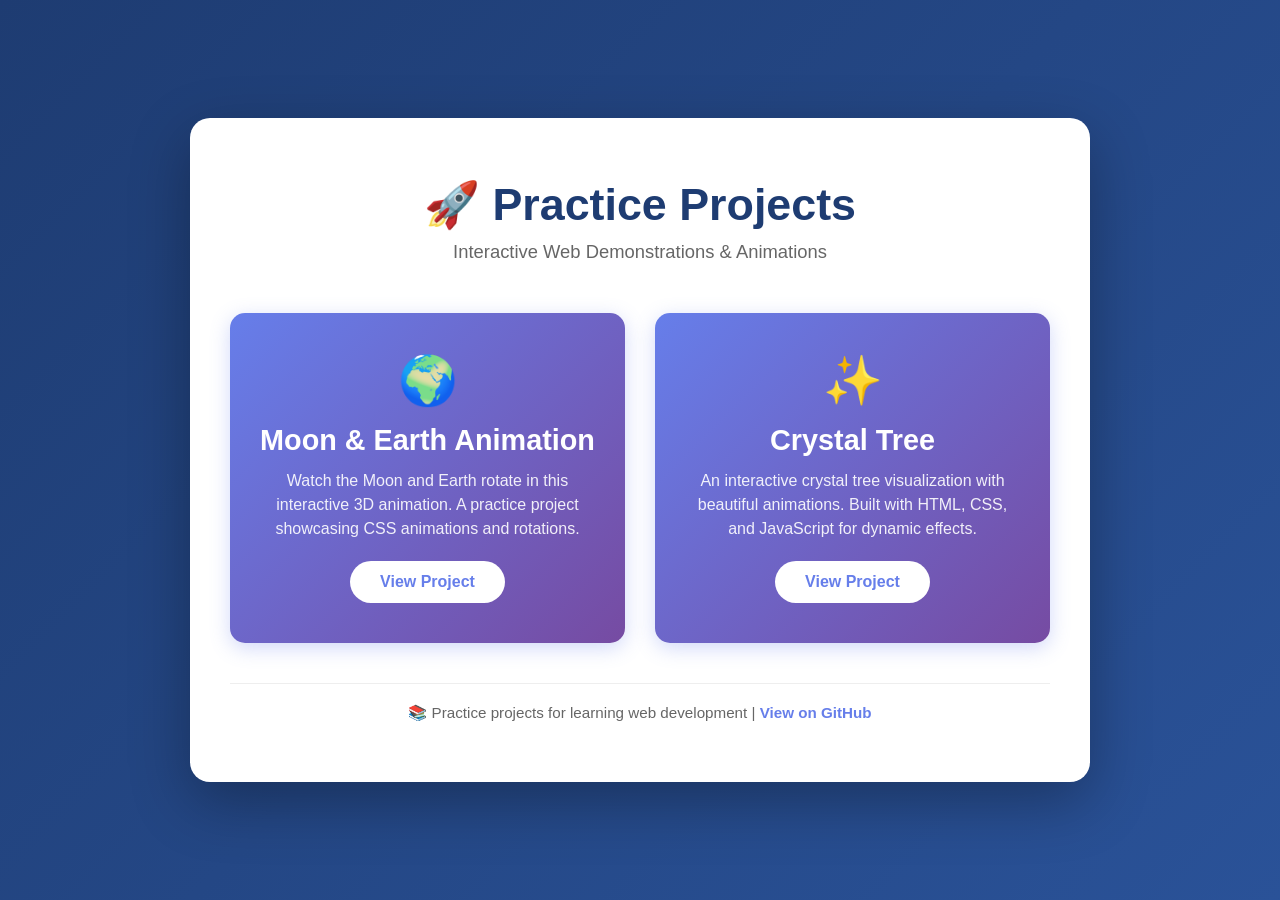
<file: index.html>
<!DOCTYPE html>
<html lang="en">
<head>
    <meta charset="UTF-8">
    <meta name="viewport" content="width=device-width, initial-scale=1.0">
    <title>Practice Projects - Interactive Web Demos</title>
    <style>
        * {
            margin: 0;
            padding: 0;
            box-sizing: border-box;
        }

        body {
            font-family: 'Segoe UI', Tahoma, Geneva, Verdana, sans-serif;
            background: linear-gradient(135deg, #1e3c72 0%, #2a5298 100%);
            min-height: 100vh;
            display: flex;
            align-items: center;
            justify-content: center;
            padding: 20px;
        }

        .container {
            background: white;
            border-radius: 20px;
            box-shadow: 0 20px 60px rgba(0, 0, 0, 0.3);
            padding: 60px 40px;
            max-width: 900px;
            text-align: center;
        }

        h1 {
            color: #1e3c72;
            margin-bottom: 10px;
            font-size: 2.8em;
        }

        .subtitle {
            color: #666;
            margin-bottom: 50px;
            font-size: 1.15em;
        }

        .projects-grid {
            display: grid;
            grid-template-columns: repeat(auto-fit, minmax(280px, 1fr));
            gap: 30px;
            margin-bottom: 40px;
        }

        .project-card {
            background: linear-gradient(135deg, #667eea 0%, #764ba2 100%);
            padding: 40px 30px;
            border-radius: 15px;
            transition: all 0.3s ease;
            cursor: pointer;
            box-shadow: 0 5px 20px rgba(102, 126, 234, 0.3);
        }

        .project-card:hover {
            transform: translateY(-8px);
            box-shadow: 0 15px 40px rgba(102, 126, 234, 0.5);
        }

        .project-card h3 {
            color: white;
            font-size: 1.8em;
            margin-bottom: 12px;
        }

        .project-card p {
            color: rgba(255, 255, 255, 0.9);
            margin-bottom: 20px;
            font-size: 1em;
            line-height: 1.5;
        }

        .project-card a {
            display: inline-block;
            background: white;
            color: #667eea;
            padding: 12px 30px;
            border-radius: 25px;
            text-decoration: none;
            font-weight: 600;
            transition: all 0.3s ease;
            font-size: 1em;
        }

        .project-card a:hover {
            background: #f0f0f0;
            transform: scale(1.05);
        }

        .emoji {
            font-size: 3em;
            margin-bottom: 15px;
        }

        .footer {
            margin-top: 40px;
            padding-top: 20px;
            border-top: 1px solid #eee;
            color: #666;
            font-size: 0.95em;
        }

        .footer a {
            color: #667eea;
            text-decoration: none;
            font-weight: 600;
        }

        .footer a:hover {
            text-decoration: underline;
        }

        @media (max-width: 600px) {
            .container {
                padding: 40px 20px;
            }

            h1 {
                font-size: 2em;
            }

            .projects-grid {
                grid-template-columns: 1fr;
            }
        }
    </style>
</head>
<body>
    <div class="container">
        <h1>🚀 Practice Projects</h1>
        <p class="subtitle">Interactive Web Demonstrations & Animations</p>

        <div class="projects-grid">
            <div class="project-card">
                <div class="emoji">🌍</div>
                <h3>Moon & Earth Animation</h3>
                <p>Watch the Moon and Earth rotate in this interactive 3D animation. A practice project showcasing CSS animations and rotations.</p>
                <a href="Rotade%20Mon%20and%20Earth%20Animatios/index.html">View Project</a>
            </div>

            <div class="project-card">
                <div class="emoji">✨</div>
                <h3>Crystal Tree</h3>
                <p>An interactive crystal tree visualization with beautiful animations. Built with HTML, CSS, and JavaScript for dynamic effects.</p>
                <a href="crysmers%20tree/cresmars%20tree.html">View Project</a>
            </div>
        </div>

        <div class="footer">
            <p>📚 Practice projects for learning web development | <a href="https://github.com/yogaraj121/Practies-Projects" target="_blank">View on GitHub</a></p>
        </div>
    </div>
</body>
</html>
</file>
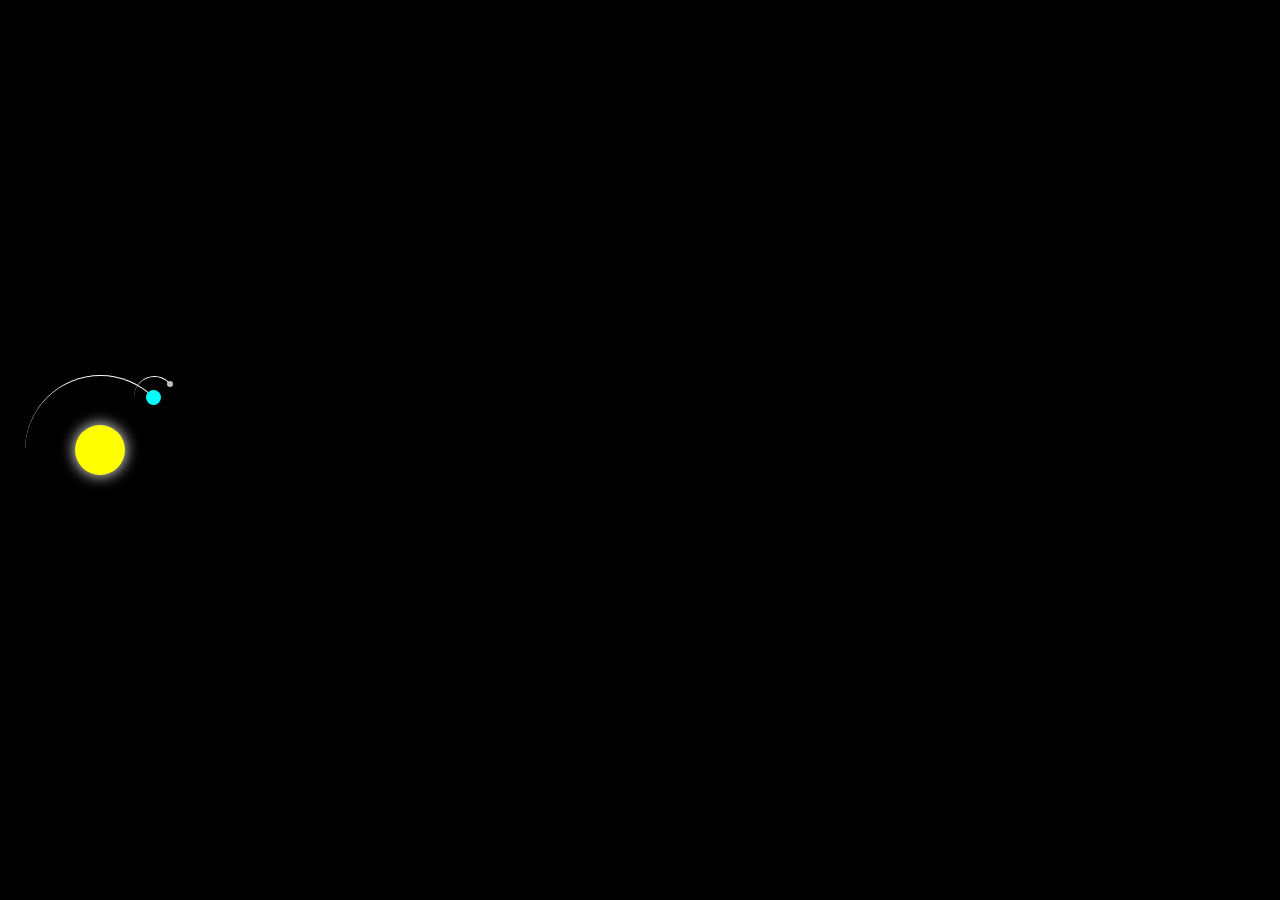
<file: Rotade Mon and Earth Animatios/index.html>
<!DOCTYPE html>
<html lang="en">

<head>
    <meta charset="UTF-8">
    <meta name="viewport" content="width=device-width, initial-scale=1.0">
    <title>Document</title>
    <link rel="stylesheet" href="./style.css">
</head>
<body>
<div class="container">
<div class="sun"></div>
<div class="earth">
<div class="moon"></div>
</div>
</div>
</body>

</html>
</file>
<file: Rotade Mon and Earth Animatios/style.css>
body{
    height: 100vh;
    margin: 0;
    background-color: black;
    justify-items: center;
    align-content: center;
}
.container{
    font-size: 5px;
    width: 40em;
    height: 40em;
    position: relative;
}
.sun{
    background-color: yellow;
    width: 10em;
    height: 10em;
    position: absolute;
    top: 15em;
    left: 15em;
    border-radius: 50%;
    box-shadow: 0 0 3em white;
}
.earth, .moon{
    border-color: white transparent transparent transparent;
    border-style: solid;
    border-width: 0.1em 0.1em 0 0;
    border-radius: 50%;
    position: absolute;
}
.earth{
    top: 5em;
    left: 5em;
    width: 30em;
    height: 30em;
    animation: orbit 36.5s linear infinite;
}

.moon{
    top: 0;
    right: 0;
    width: 8em;
    height: 8em;
    animation: orbit 2.7s linear infinite;
}

.earth::before,
.moon::before{
    content:"";
    position: absolute;
    border-radius: 50%;
}
.earth::before{
    background-color: aqua;
    top: 2.8em;
    right: 2.8em;
    width: 3em;
    height: 3em;
}

.moon::before{
    background-color: silver;
    top: 0.8em;
    right: 0.2em;
    width: 1.2em;
    height: 1.2em;
}
@keyframes orbit{
    to{
        transform: rotate(350deg);
    }
}
</file>
